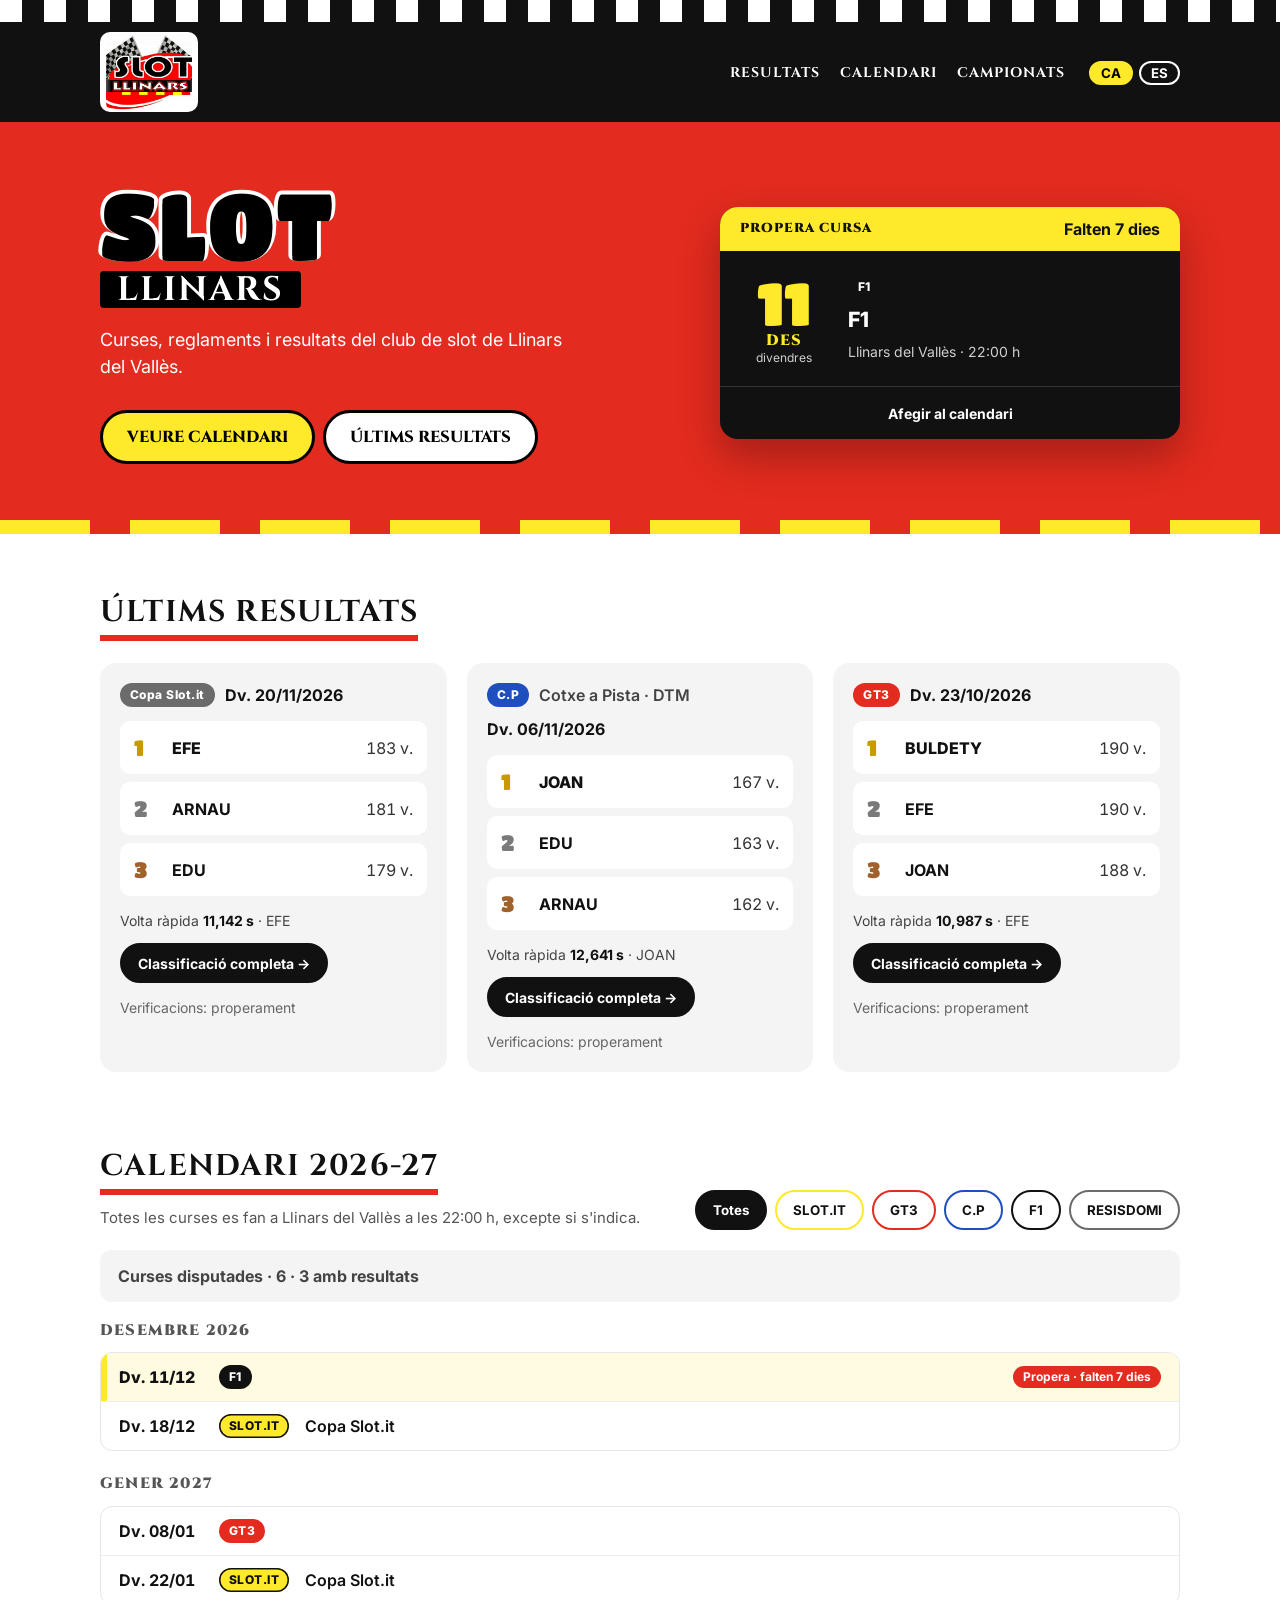
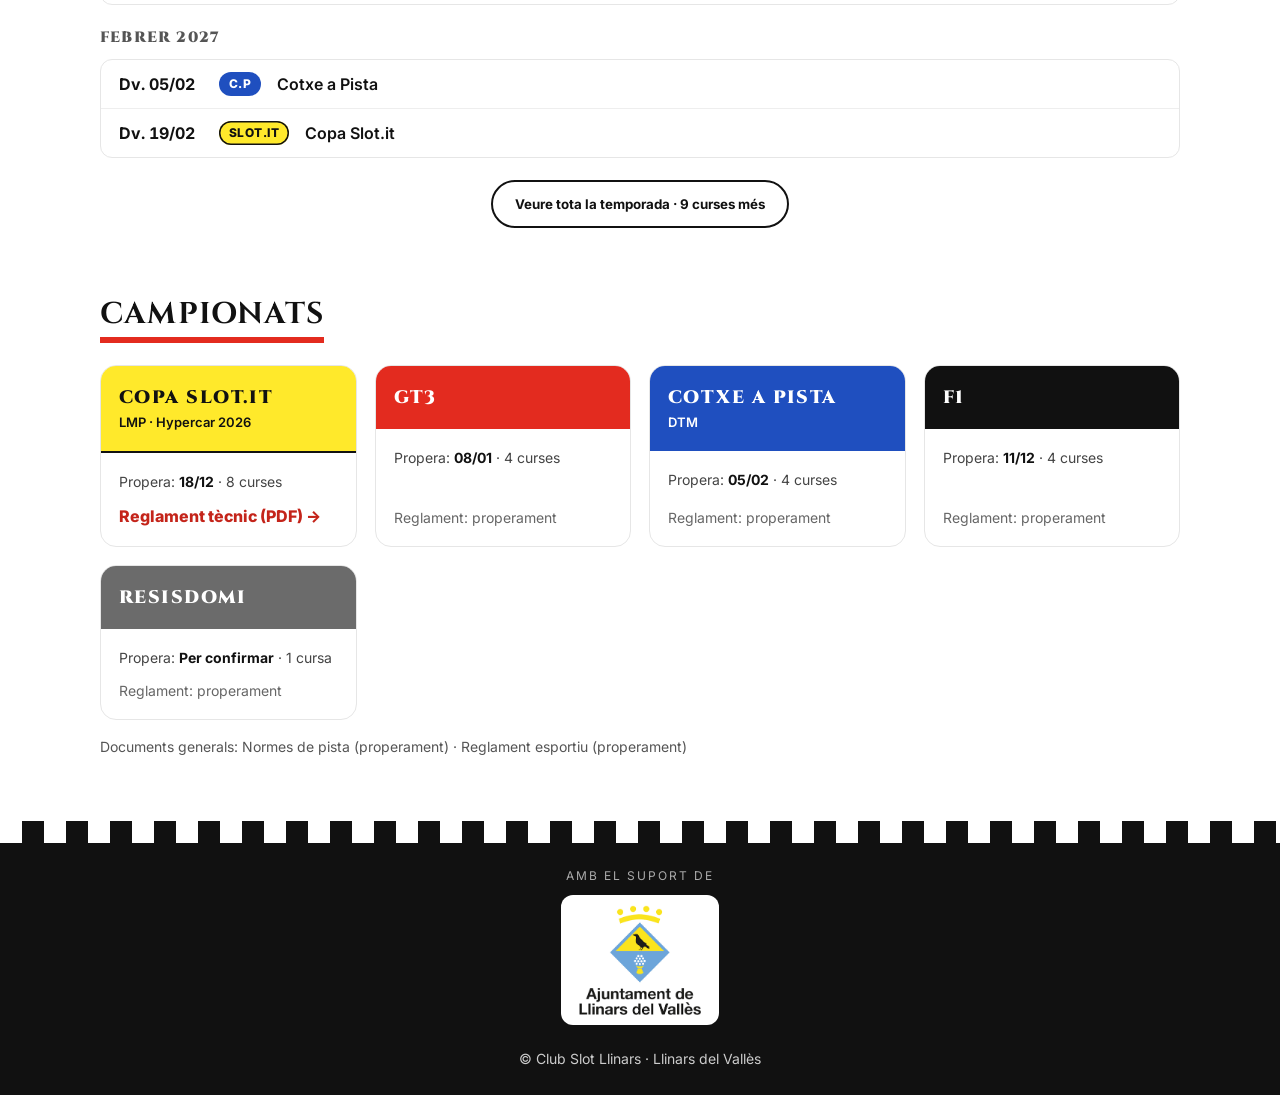
<file: index.html>
<!doctype html>
<html lang="ca">
<head>
<meta charset="utf-8">
<meta name="viewport" content="width=device-width, initial-scale=1">
<title>Club Slot Llinars</title>
<meta name="description" content="Calendari de curses, campionats i resultats del Club Slot Llinars (Llinars del Vallès).">
<link rel="icon" href="logo.png">
<link rel="preconnect" href="https://fonts.googleapis.com">
<link rel="preconnect" href="https://fonts.gstatic.com" crossorigin>
<link rel="stylesheet" href="https://fonts.googleapis.com/css2?family=Titan+One&family=Cinzel:wght@900&family=Inter:wght@400;600;700;800&display=swap">
<link rel="stylesheet" href="style.css">
</head>
<body>
<div class="check"></div>
<header><div class="bar">
  <a class="brand" href="#top" aria-label="Club Slot Llinars"><img src="logo.png" alt="Club Slot Llinars"></a>
  <nav>
    <a href="#resultats" data-i18n="nav_res"></a>
    <a href="#calendari" data-i18n="nav_cal"></a>
    <a href="#campionats" data-i18n="nav_champ"></a>
    <span class="lang"><button data-l="ca">CA</button><button data-l="es">ES</button></span>
  </nav>
</div></header>

<div class="hero" id="top">
  <div class="hero-in">
    <div class="hero-txt">
      <h1 aria-label="Slot Llinars"><span class="slot">Slot</span><span class="llinars">Llinars</span></h1>
      <p data-i18n="sub"></p>
      <a class="btn" href="#calendari" data-i18n="b1"></a><a class="btn alt" href="#resultats" data-i18n="b2"></a>
    </div>
    <div id="next"></div>
  </div>
</div>

<section id="resultats">
  <h2 data-i18n="last_res"></h2>
  <div class="grid res" id="results"></div>
  <p class="note" id="sample2"></p>
</section>

<section id="calendari">
  <div class="sechead">
    <div>
      <h2 data-i18n="cal_title"></h2>
      <p class="lead" id="cal_lead"></p>
    </div>
    <div class="filters" id="filters" role="group"></div>
  </div>
  <div id="cal"></div>
</section>

<section id="campionats">
  <h2 data-i18n="nav_champ"></h2>
  <div class="grid champs" id="champs"></div>
  <p class="note docs" id="docs"></p>
</section>

<footer>
  <div class="check"></div>
  <div class="sponsor" id="sponsor"></div>
  <p>© Club Slot Llinars · Llinars del Vallès</p>
</footer>

<script src="data.js"></script>
<script src="app.js"></script>
</body>
</html>
</file>
<file: style.css>
:root{--red:#e32b1f;--red-ink:#c4241a;--black:#111;--yellow:#ffe92b;--white:#fff;--grey:#f4f4f4;--line:#e6e6e6;--muted:#666;
  --f-slot:"Titan One","Arial Black",sans-serif;
  --f-llinars:"Copperplate Gothic Bold","Copperplate","Cinzel",serif;
  --f-body:"Inter","Segoe UI",Arial,sans-serif}
*{box-sizing:border-box;margin:0}
html{scroll-behavior:smooth;scroll-padding-top:110px}
body{overflow-x:clip}
body{font-family:var(--f-body);color:var(--black);background:var(--white);line-height:1.5}
button{font-family:inherit}
.check{height:22px;background:conic-gradient(#111 25%,#fff 0 50%,#111 0 75%,#fff 0) 0 0/44px 44px}

/* Capçalera */
header{background:var(--black);color:#fff;position:sticky;top:0;z-index:5}
.bar{max-width:1120px;margin:auto;display:flex;align-items:center;justify-content:space-between;padding:10px 20px;gap:16px;flex-wrap:wrap}
.brand{display:flex;align-items:center;text-decoration:none}
.brand img{height:80px;width:auto;display:block;background:#fff;border-radius:10px;padding:2px 6px}
nav{display:flex;align-items:center;flex-wrap:wrap}
nav a{font-family:var(--f-llinars);color:#fff;text-decoration:none;font-weight:700;margin-left:20px;text-transform:uppercase;font-size:14px;letter-spacing:1px}
nav a:hover{color:var(--yellow)}
.lang{margin-left:18px}
.lang button{background:none;border:2px solid #fff;color:#fff;font-weight:700;padding:2px 10px;border-radius:20px;cursor:pointer;margin-left:6px}
.lang button.on{background:var(--yellow);color:#000;border-color:var(--yellow)}

/* Portada + propera cursa */
.hero{background:var(--red);color:#fff;position:relative;overflow:hidden}
.hero:after{content:"";position:absolute;left:0;right:0;bottom:0;height:14px;background:repeating-linear-gradient(90deg,var(--yellow) 0 90px,transparent 90px 130px)}
.hero-in{max-width:1120px;margin:auto;padding:56px 20px 66px;display:flex;flex-wrap:wrap;gap:40px;align-items:center}
.hero-txt{flex:1 1 min(420px,100%);min-width:0}
.hero h1{display:flex;flex-direction:column;align-items:flex-start;line-height:1;text-transform:uppercase}
.hero h1 span{display:block}
.hero .slot{font-family:var(--f-slot);font-weight:400;font-size:clamp(48px,8vw,88px);color:#000;-webkit-text-stroke:.09em #fff;paint-order:stroke fill;text-shadow:0 .04em 0 #000;letter-spacing:.01em}
.hero .llinars{font-family:var(--f-llinars);font-weight:700;font-size:clamp(20px,3.4vw,34px);color:#fff;-webkit-text-stroke:.07em #000;paint-order:stroke fill;background:#000;padding:.08em .5em .02em;margin-top:.14em;letter-spacing:.06em;border-radius:4px}
.hero p{max-width:480px;margin:18px 0 26px;font-size:18px}
.btn{font-family:var(--f-llinars);display:inline-block;background:var(--yellow);color:#000;font-weight:800;text-transform:uppercase;padding:12px 24px;border-radius:40px;text-decoration:none;border:3px solid #000;margin:4px 8px 4px 0}
.btn.alt{background:#fff}
#next{flex:1 1 min(380px,100%);max-width:460px;min-width:0}
#next:empty{display:none}
.nextcard{background:var(--black);color:#fff;border-radius:18px;overflow:hidden;box-shadow:0 18px 40px rgba(0,0,0,.28)}
.nx-top{background:var(--yellow);color:#111;padding:10px 20px;display:flex;justify-content:space-between;align-items:center;gap:12px}
.nx-top span{font-family:var(--f-llinars);font-weight:900;text-transform:uppercase;letter-spacing:.08em;font-size:13px}
.nx-body{padding:22px;display:flex;gap:22px;align-items:center}
.nextcard .d{font-family:var(--f-slot);font-size:60px;color:var(--yellow);line-height:1;text-align:center;min-width:84px}
.nextcard .d small{display:block;font-family:var(--f-llinars);font-size:15px;font-weight:900;letter-spacing:.08em}
.nextcard .d em{display:block;font-family:var(--f-body);font-style:normal;font-size:12px;color:#cfcfcf;margin-top:4px}
.nx-info{display:flex;flex-direction:column;gap:8px;align-items:flex-start;min-width:0}
.nx-name{font-size:21px;font-weight:800;line-height:1.2}
.nx-where{font-size:14px;color:#cfcfcf}
.nx-act{display:flex;border-top:1px solid #333}
.nx-act a,.nx-act button{flex:1;display:flex;align-items:center;justify-content:center;min-height:52px;padding:0 10px;color:#fff;background:none;border:0;text-decoration:none;font-weight:700;font-size:14px;cursor:pointer}
.nx-act > * + *{border-left:1px solid #333}
.nx-act a:hover,.nx-act button:hover{background:#222;color:var(--yellow)}

/* Seccions */
section{max-width:1120px;margin:auto;padding:56px 20px 8px}
section:last-of-type{padding-bottom:64px}
h2{font-family:var(--f-llinars);font-weight:700;font-size:30px;letter-spacing:.04em;text-transform:uppercase;margin-bottom:22px;display:inline-block;border-bottom:6px solid var(--red)}
.sechead{display:flex;justify-content:space-between;align-items:flex-end;gap:16px;flex-wrap:wrap;margin-bottom:20px}
.sechead h2{margin-bottom:0}
.lead{color:#555;font-size:15px;margin-top:12px}
.grid{display:grid;grid-template-columns:repeat(auto-fit,minmax(min(240px,100%),1fr));gap:18px}
.grid.res{grid-template-columns:repeat(auto-fit,minmax(min(300px,100%),1fr));gap:20px}
.card{background:var(--grey);border-radius:16px;padding:20px}
.card .muted,.muted{color:var(--muted);font-size:14px}
.note{font-size:13px;color:#777;margin-top:8px}
.empty{color:#777}

/* Etiquetes */
.chip{display:inline-flex;align-items:center;height:24px;padding:0 10px;border-radius:12px;font-size:12px;font-weight:800;letter-spacing:.04em;white-space:nowrap}
.chip.light{box-shadow:inset 0 0 0 1.5px #111}
.tag{display:inline-flex;align-items:center;background:var(--red);color:#fff;border-radius:20px;padding:2px 10px;font-size:12px;font-weight:700;white-space:nowrap}
.tag.done{background:#e8e8e8;color:#444}
.tag.res{min-height:32px;padding:0 14px;font-size:13px;text-decoration:none}
.tag.res:hover{background:#111}

/* Resultats amb podi */
.rescard{display:flex;flex-direction:column;gap:14px}
.rc-head{display:flex;align-items:center;gap:10px;flex-wrap:wrap}
.rc-ch{font-weight:600;color:#444}
.podium{list-style:none;padding:0;display:flex;flex-direction:column;gap:8px}
.podium li{display:flex;align-items:center;gap:12px;background:#fff;border-radius:10px;padding:10px 14px}
.podium .pos{font-family:var(--f-slot);font-size:22px;width:26px}
.podium .p1 .pos{color:#c99a00}.podium .p2 .pos{color:#7a7a7a}.podium .p3 .pos{color:#a0612b}
.podium .who{flex:1;font-weight:700}
.podium .p1 .who{font-weight:800}
.podium .laps{font-variant-numeric:tabular-nums;color:#333}
.rc-foot{display:flex;justify-content:space-between;align-items:center;gap:12px;flex-wrap:wrap;font-size:14px}
.fast{color:#444}.fast strong{color:#111}
.links{display:flex;gap:10px;flex-wrap:wrap}
.pill{display:inline-flex;align-items:center;min-height:40px;padding:0 16px;border-radius:20px;border:2px solid #111;color:#111;text-decoration:none;font-weight:700}
.pill.dark{background:#111;color:#fff}
.pill:hover{background:var(--red);border-color:var(--red);color:#fff}

/* Calendari */
.filters{display:flex;gap:8px;flex-wrap:wrap}
.filters button{min-height:40px;padding:0 16px;border-radius:20px;border:2px solid var(--c,#111);background:#fff;color:#111;font-weight:700;cursor:pointer}
.filters button[aria-pressed="true"]{background:var(--c,#111);color:var(--ct,#fff)}
.pastbox{background:var(--grey);border-radius:12px;padding:0 18px;margin-bottom:18px}
.pastbox summary{cursor:pointer;min-height:52px;display:flex;align-items:center;font-weight:700;color:#444}
.pastbox[open]{padding-bottom:18px}
.month{margin-bottom:22px}
.month h3{font-family:var(--f-llinars);font-weight:900;text-transform:uppercase;letter-spacing:.08em;font-size:15px;color:#555;margin-bottom:10px}
.callist{list-style:none;padding:0;border:1px solid var(--line);border-radius:12px;overflow:hidden;background:#fff}
.callist li{display:flex;align-items:center;gap:16px;padding:12px 18px;border-bottom:1px solid #eee;flex-wrap:wrap}
.callist li:last-child{border-bottom:0}
.callist .dt{width:84px;font-weight:700;font-variant-numeric:tabular-nums}
.callist .info{flex:1;font-weight:600;min-width:0}
.callist .st{display:flex;gap:8px;align-items:center;margin-left:auto}
.callist li.past{color:#777}
.callist li.isnext{background:#fffbe0;box-shadow:inset 6px 0 0 var(--yellow)}
.callist li.isnext .dt{font-weight:800}
.morebtn{display:flex;margin:4px auto 0;align-items:center;min-height:48px;padding:0 22px;border-radius:24px;border:2px solid #111;background:#fff;color:#111;font-weight:700;cursor:pointer}
.morebtn:hover{background:#111;color:#fff}

/* Campionats */
.champ{border-radius:16px;overflow:hidden;border:1px solid var(--line);display:flex;flex-direction:column;background:#fff}
.ch-head{padding:18px}
.ch-head.light{border-bottom:2px solid #111}
.ch-name{font-family:var(--f-llinars);font-weight:900;text-transform:uppercase;letter-spacing:.08em;font-size:18px}
.ch-sub{font-size:13px;font-weight:600;margin-top:2px}
.ch-body{padding:18px;display:flex;flex-direction:column;gap:12px;flex:1}
.ch-meta{font-size:14px;color:#444}.ch-meta strong{color:#111}
.ch-rules{margin-top:auto;color:var(--red-ink);font-weight:800;text-decoration:none}
.ch-rules:hover{text-decoration:underline}
.ch-body .muted{margin-top:auto}
.docs{margin-top:16px;font-size:14px;color:#555}
.docs a{color:var(--red-ink);font-weight:700}

/* Peu */
footer{background:var(--black);color:#ccc;text-align:center;padding:26px 20px;font-size:14px}
footer .check{margin:-26px -20px 24px}
.sponsor{margin-bottom:18px}
.sponsor small{display:block;text-transform:uppercase;letter-spacing:2px;font-size:12px;color:#aaa;margin-bottom:10px}
.sponsor a,.sponsor .badge{display:inline-block;background:#fff;border-radius:12px;padding:10px 18px;text-decoration:none}
.sponsor img{height:110px;width:auto;display:block}
.sponsor .fallback{color:#111;font-weight:800;line-height:64px;padding:0 6px}
</file>
